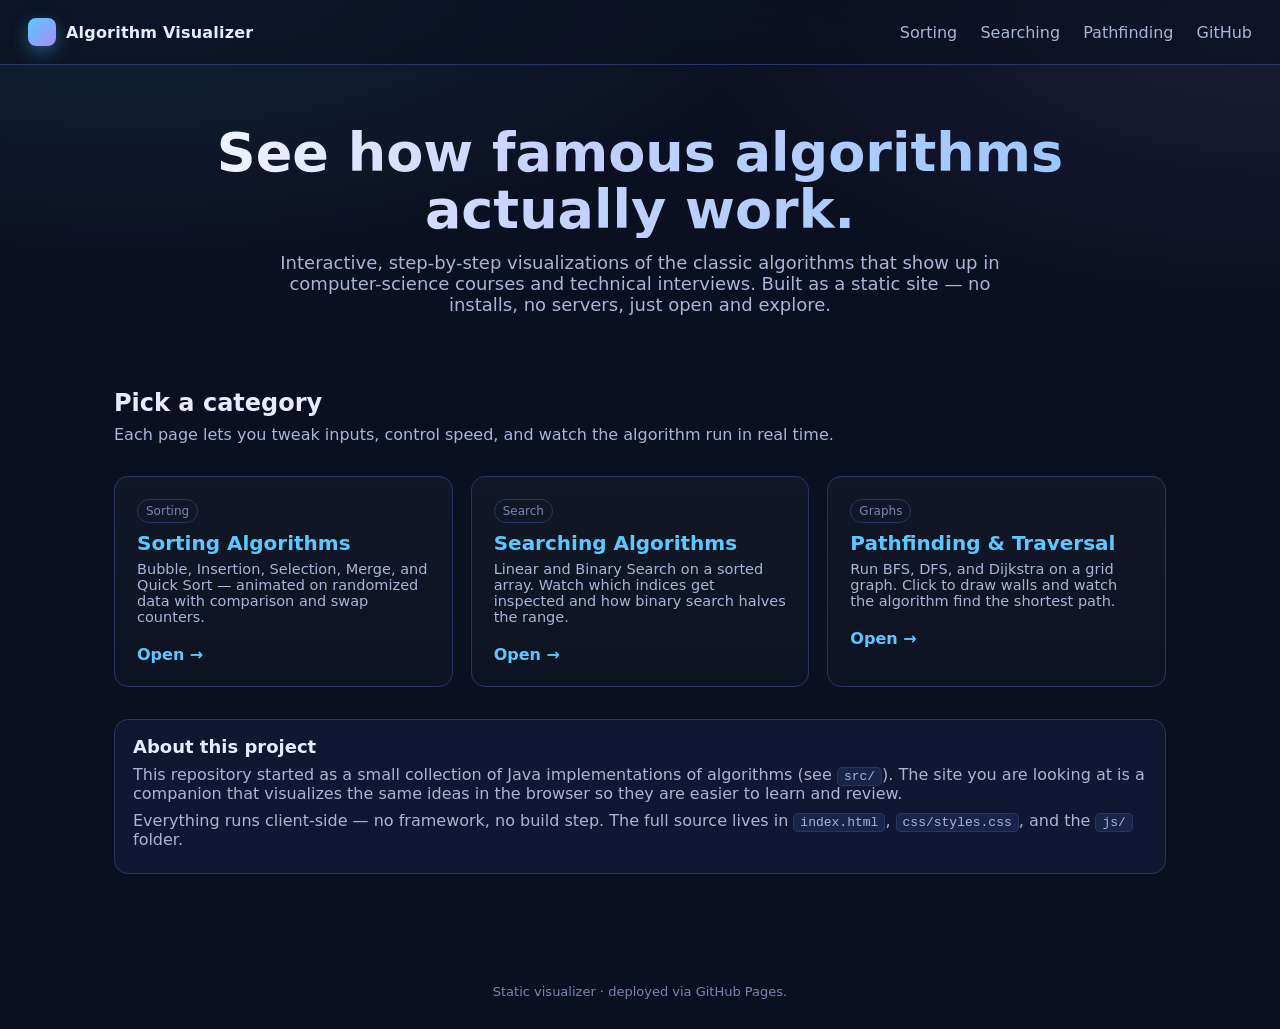
<file: index.html>
<!doctype html>
<html lang="en">
<head>
  <meta charset="utf-8">
  <meta name="viewport" content="width=device-width, initial-scale=1">
  <title>Algorithm Visualizer</title>
  <meta name="description" content="Interactive visualizations of famous algorithms: sorting, searching, graph traversal, and pathfinding.">
  <link rel="stylesheet" href="css/styles.css">
  <link rel="icon" href="data:image/svg+xml;utf8,<svg xmlns='http://www.w3.org/2000/svg' viewBox='0 0 24 24'><rect width='24' height='24' rx='6' fill='%235cc8ff'/><text x='50%25' y='58%25' text-anchor='middle' font-family='Arial' font-size='14' fill='%230b1020' font-weight='800'>A</text></svg>">
</head>
<body>
  <nav class="nav">
    <a class="brand" href="./index.html">
      <span class="logo" aria-hidden="true"></span>
      <span>Algorithm Visualizer</span>
    </a>
    <div class="links">
      <a href="./sorting.html">Sorting</a>
      <a href="./searching.html">Searching</a>
      <a href="./pathfinding.html">Pathfinding</a>
      <a href="https://github.com/shehaaz/algorithms" target="_blank" rel="noopener">GitHub</a>
    </div>
  </nav>

  <header class="hero container">
    <h1>See how famous algorithms actually work.</h1>
    <p>
      Interactive, step-by-step visualizations of the classic algorithms that show up in
      computer-science courses and technical interviews. Built as a static site &mdash; no
      installs, no servers, just open and explore.
    </p>
  </header>

  <main class="container">
    <h2 class="section-title">Pick a category</h2>
    <p class="section-sub">Each page lets you tweak inputs, control speed, and watch the algorithm run in real time.</p>

    <div class="grid">
      <a class="card" href="./sorting.html">
        <span class="badge">Sorting</span>
        <h3>Sorting Algorithms</h3>
        <p>Bubble, Insertion, Selection, Merge, and Quick Sort &mdash; animated on randomized data with comparison and swap counters.</p>
        <span class="cta">Open &rarr;</span>
      </a>

      <a class="card" href="./searching.html">
        <span class="badge">Search</span>
        <h3>Searching Algorithms</h3>
        <p>Linear and Binary Search on a sorted array. Watch which indices get inspected and how binary search halves the range.</p>
        <span class="cta">Open &rarr;</span>
      </a>

      <a class="card" href="./pathfinding.html">
        <span class="badge">Graphs</span>
        <h3>Pathfinding &amp; Traversal</h3>
        <p>Run BFS, DFS, and Dijkstra on a grid graph. Click to draw walls and watch the algorithm find the shortest path.</p>
        <span class="cta">Open &rarr;</span>
      </a>
    </div>

    <section class="info" style="margin-top: 32px;">
      <h3>About this project</h3>
      <p>
        This repository started as a small collection of Java implementations of algorithms
        (see <code>src/</code>). The site you are looking at is a companion that visualizes
        the same ideas in the browser so they are easier to learn and review.
      </p>
      <p>
        Everything runs client-side &mdash; no framework, no build step. The full source lives
        in <code>index.html</code>, <code>css/styles.css</code>, and the <code>js/</code> folder.
      </p>
    </section>
  </main>

  <footer class="footer">
    Static visualizer &middot; deployed via GitHub Pages.
  </footer>

  <script>
    document.querySelectorAll('.card').forEach((c) => {
      c.addEventListener('mousemove', (e) => {
        const r = c.getBoundingClientRect();
        c.style.setProperty('--mx', `${e.clientX - r.left}px`);
        c.style.setProperty('--my', `${e.clientY - r.top}px`);
      });
    });
  </script>
</body>
</html>
</file>
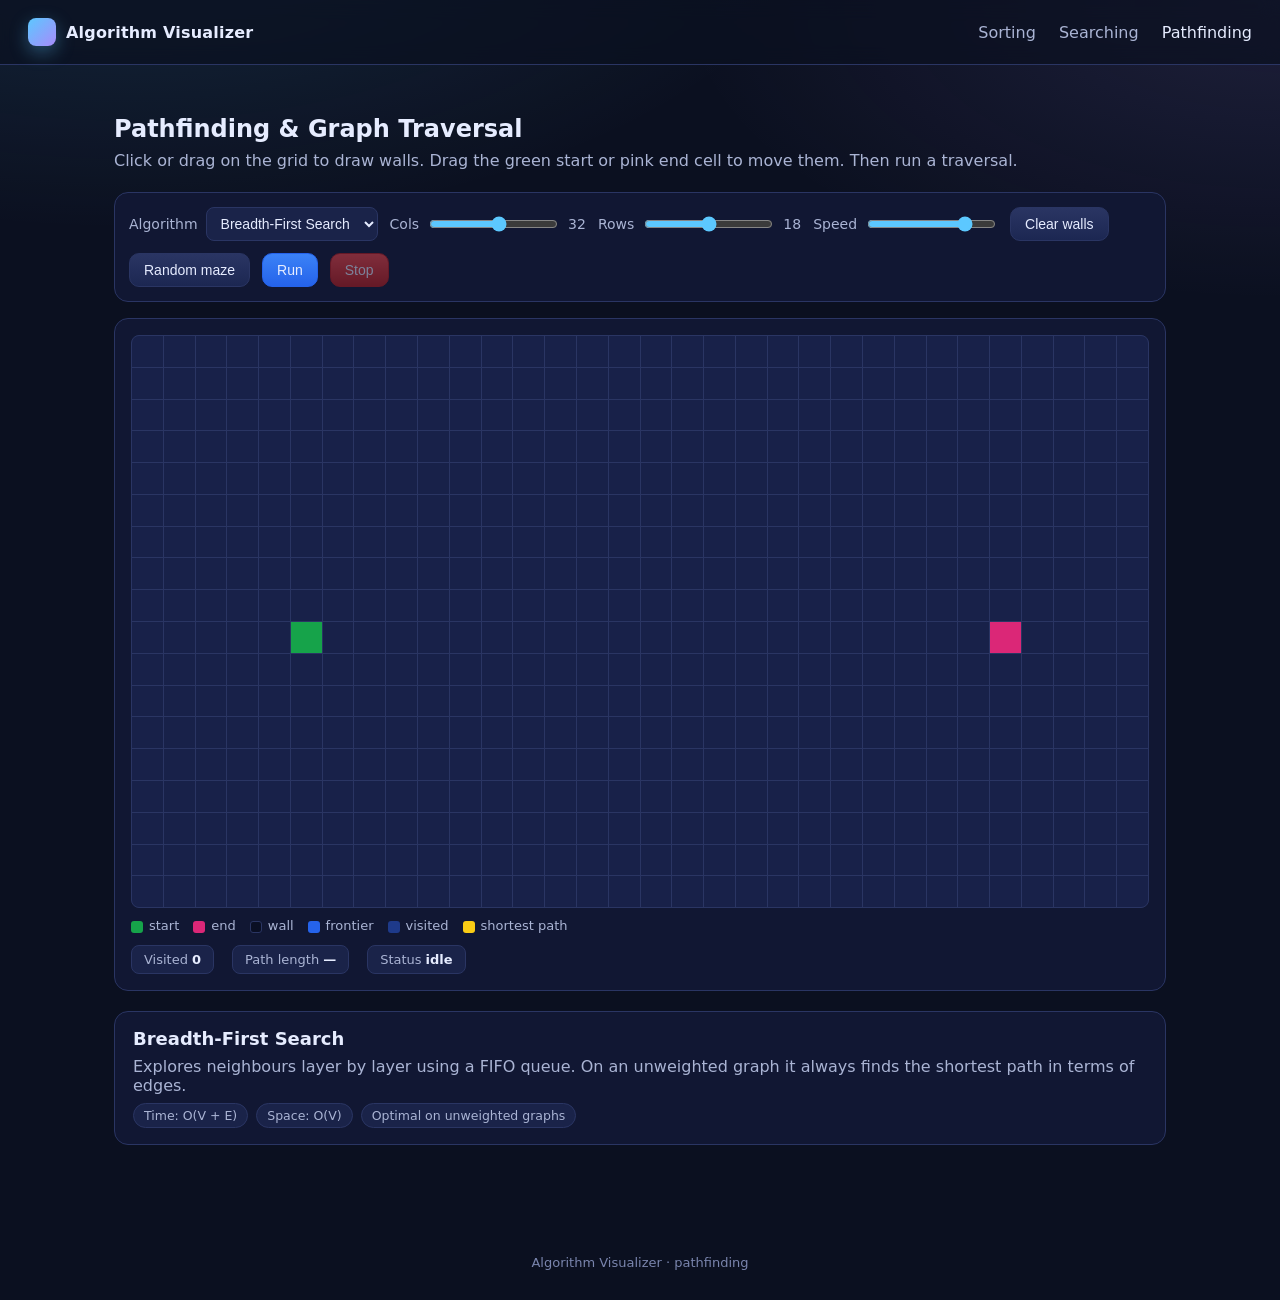
<file: pathfinding.html>
<!doctype html>
<html lang="en">
<head>
  <meta charset="utf-8">
  <meta name="viewport" content="width=device-width, initial-scale=1">
  <title>Pathfinding &middot; Algorithm Visualizer</title>
  <link rel="stylesheet" href="css/styles.css">
</head>
<body>
  <nav class="nav">
    <a class="brand" href="./index.html">
      <span class="logo" aria-hidden="true"></span>
      <span>Algorithm Visualizer</span>
    </a>
    <div class="links">
      <a href="./sorting.html">Sorting</a>
      <a href="./searching.html">Searching</a>
      <a class="active" href="./pathfinding.html">Pathfinding</a>
    </div>
  </nav>

  <main class="container">
    <h1 class="section-title">Pathfinding &amp; Graph Traversal</h1>
    <p class="section-sub">Click or drag on the grid to draw walls. Drag the green start or pink end cell to move them. Then run a traversal.</p>

    <div class="controls">
      <label>
        Algorithm
        <select id="algo">
          <option value="bfs">Breadth-First Search</option>
          <option value="dfs">Depth-First Search</option>
          <option value="dijkstra">Dijkstra</option>
        </select>
      </label>

      <label>
        Cols
        <input id="cols" type="range" min="10" max="50" value="32">
        <span id="colsVal">32</span>
      </label>

      <label>
        Rows
        <input id="rows" type="range" min="6" max="30" value="18">
        <span id="rowsVal">18</span>
      </label>

      <label>
        Speed
        <input id="speed" type="range" min="1" max="100" value="80">
      </label>

      <button class="btn" id="clear">Clear walls</button>
      <button class="btn" id="random">Random maze</button>
      <button class="btn primary" id="run">Run</button>
      <button class="btn danger" id="stop" disabled>Stop</button>
    </div>

    <section class="stage">
      <div id="board" class="grid-board" aria-label="pathfinding grid"></div>
      <div class="legend">
        <span><span class="dot" style="background:#16a34a"></span>start</span>
        <span><span class="dot" style="background:#db2777"></span>end</span>
        <span><span class="dot" style="background:#0a0f24;border:1px solid #2a3563"></span>wall</span>
        <span><span class="dot" style="background:#2563eb"></span>frontier</span>
        <span><span class="dot" style="background:#1e3a8a"></span>visited</span>
        <span><span class="dot" style="background:#facc15"></span>shortest path</span>
      </div>
      <div class="stats">
        <span class="stat">Visited<b id="visited">0</b></span>
        <span class="stat">Path length<b id="path">&mdash;</b></span>
        <span class="stat">Status<b id="status">idle</b></span>
      </div>
    </section>

    <section class="info">
      <h3 id="info-title">Breadth-First Search</h3>
      <p id="info-desc"></p>
      <div class="complexity" id="info-complexity"></div>
    </section>
  </main>

  <footer class="footer">Algorithm Visualizer &middot; pathfinding</footer>

  <script src="js/pathfinding.js"></script>
</body>
</html>
</file>
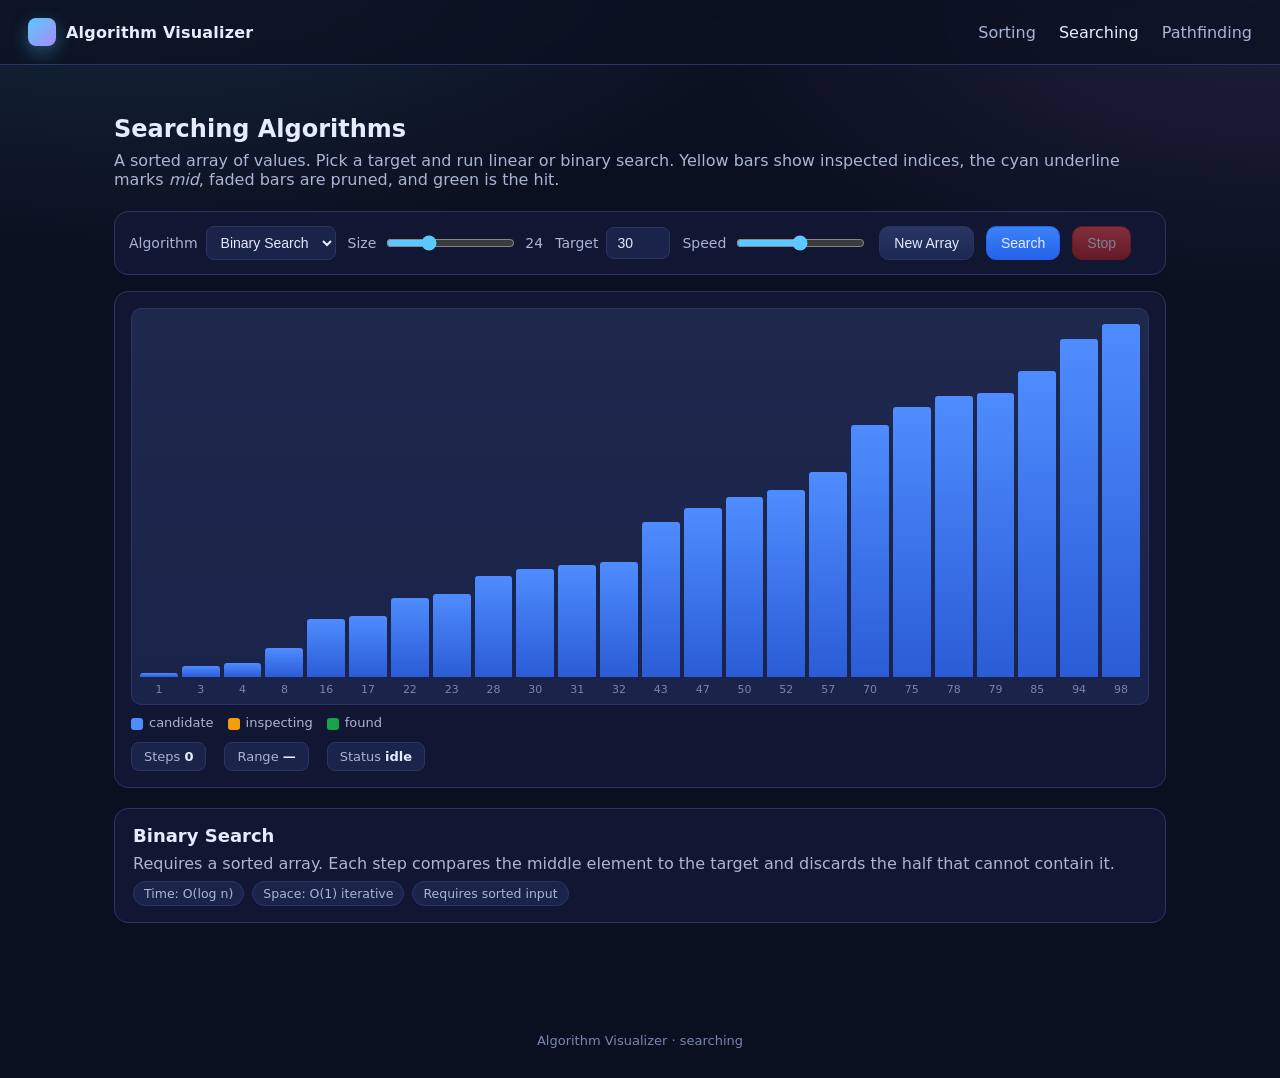
<file: searching.html>
<!doctype html>
<html lang="en">
<head>
  <meta charset="utf-8">
  <meta name="viewport" content="width=device-width, initial-scale=1">
  <title>Searching &middot; Algorithm Visualizer</title>
  <link rel="stylesheet" href="css/styles.css">
</head>
<body>
  <nav class="nav">
    <a class="brand" href="./index.html">
      <span class="logo" aria-hidden="true"></span>
      <span>Algorithm Visualizer</span>
    </a>
    <div class="links">
      <a href="./sorting.html">Sorting</a>
      <a class="active" href="./searching.html">Searching</a>
      <a href="./pathfinding.html">Pathfinding</a>
    </div>
  </nav>

  <main class="container">
    <h1 class="section-title">Searching Algorithms</h1>
    <p class="section-sub">A sorted array of values. Pick a target and run linear or binary search. Yellow bars show inspected indices, the cyan underline marks <i>mid</i>, faded bars are pruned, and green is the hit.</p>

    <div class="controls">
      <label>
        Algorithm
        <select id="algo">
          <option value="linear">Linear Search</option>
          <option value="binary" selected>Binary Search</option>
        </select>
      </label>

      <label>
        Size
        <input id="size" type="range" min="8" max="60" value="24">
        <span id="sizeVal">24</span>
      </label>

      <label>
        Target
        <input id="target" type="number" min="0" max="99" value="">
      </label>

      <label>
        Speed
        <input id="speed" type="range" min="1" max="100" value="50">
      </label>

      <button class="btn" id="shuffle">New Array</button>
      <button class="btn primary" id="run">Search</button>
      <button class="btn danger" id="stop" disabled>Stop</button>
    </div>

    <section class="stage">
      <div class="canvas-wrap">
        <div class="bars search-bars" id="bars"></div>
        <div class="search-labels" id="labels"></div>
      </div>
      <div class="legend">
        <span><span class="dot default"></span>candidate</span>
        <span><span class="dot compare"></span>inspecting</span>
        <span><span class="dot sorted"></span>found</span>
      </div>
      <div class="stats">
        <span class="stat">Steps<b id="steps">0</b></span>
        <span class="stat">Range<b id="range">&mdash;</b></span>
        <span class="stat">Status<b id="status">idle</b></span>
      </div>
    </section>

    <section class="info">
      <h3 id="info-title">Binary Search</h3>
      <p id="info-desc"></p>
      <div class="complexity" id="info-complexity"></div>
    </section>
  </main>

  <footer class="footer">Algorithm Visualizer &middot; searching</footer>

  <script src="js/searching.js"></script>
</body>
</html>
</file>
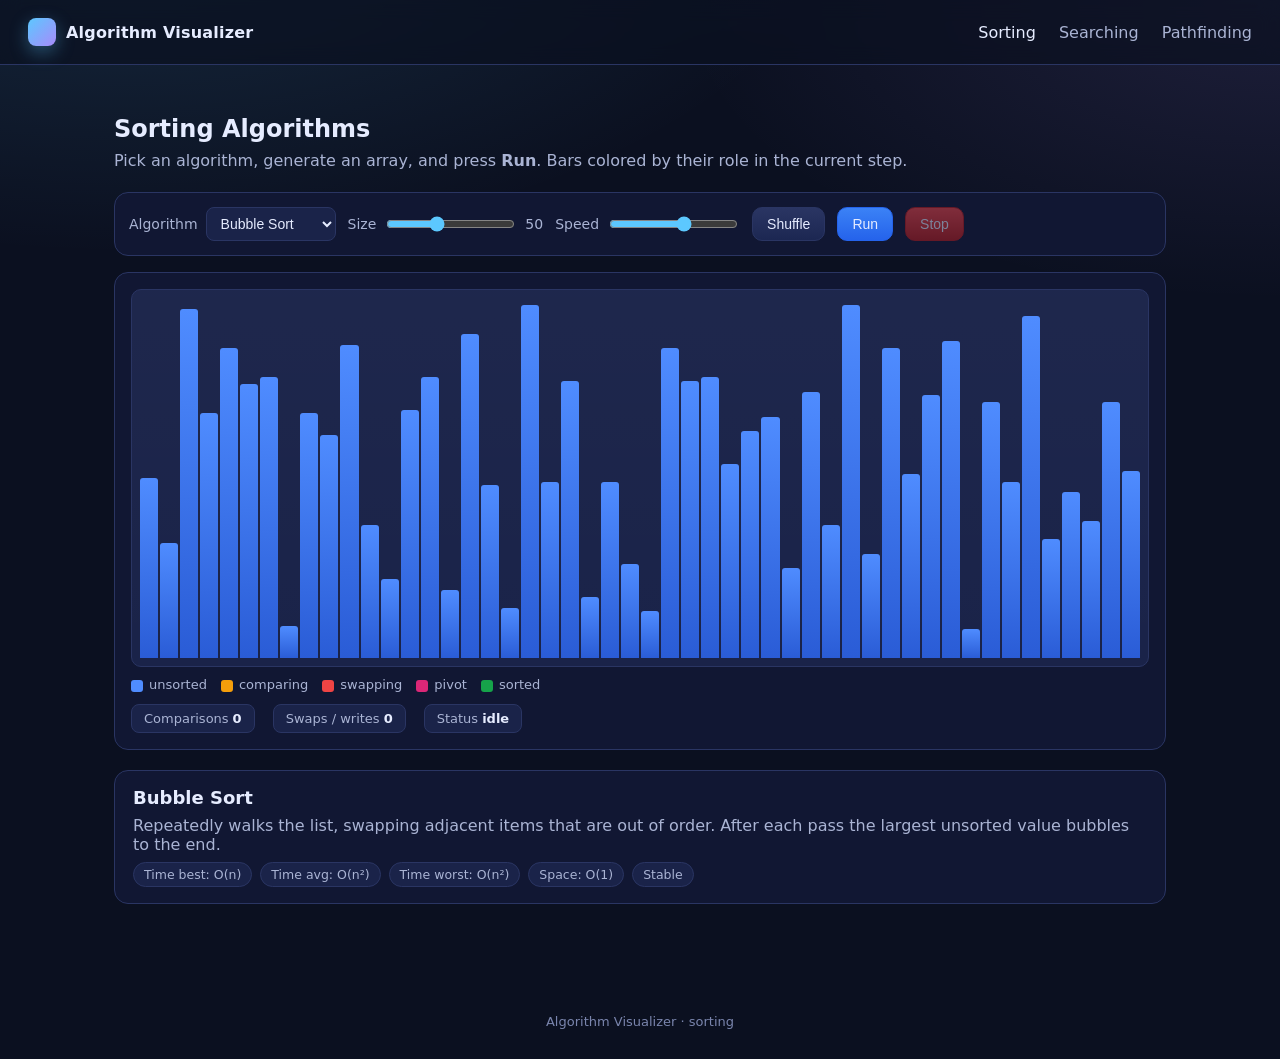
<file: sorting.html>
<!doctype html>
<html lang="en">
<head>
  <meta charset="utf-8">
  <meta name="viewport" content="width=device-width, initial-scale=1">
  <title>Sorting &middot; Algorithm Visualizer</title>
  <link rel="stylesheet" href="css/styles.css">
</head>
<body>
  <nav class="nav">
    <a class="brand" href="./index.html">
      <span class="logo" aria-hidden="true"></span>
      <span>Algorithm Visualizer</span>
    </a>
    <div class="links">
      <a class="active" href="./sorting.html">Sorting</a>
      <a href="./searching.html">Searching</a>
      <a href="./pathfinding.html">Pathfinding</a>
    </div>
  </nav>

  <main class="container">
    <h1 class="section-title">Sorting Algorithms</h1>
    <p class="section-sub">Pick an algorithm, generate an array, and press <b>Run</b>. Bars colored by their role in the current step.</p>

    <div class="controls">
      <label>
        Algorithm
        <select id="algo">
          <option value="bubble">Bubble Sort</option>
          <option value="insertion">Insertion Sort</option>
          <option value="selection">Selection Sort</option>
          <option value="merge">Merge Sort</option>
          <option value="quick">Quick Sort</option>
        </select>
      </label>

      <label>
        Size
        <input id="size" type="range" min="8" max="120" value="50">
        <span id="sizeVal">50</span>
      </label>

      <label>
        Speed
        <input id="speed" type="range" min="1" max="100" value="60">
      </label>

      <button class="btn" id="shuffle">Shuffle</button>
      <button class="btn primary" id="run">Run</button>
      <button class="btn danger" id="stop" disabled>Stop</button>
    </div>

    <section class="stage">
      <div class="canvas-wrap">
        <div class="bars" id="bars"></div>
      </div>
      <div class="legend">
        <span><span class="dot default"></span>unsorted</span>
        <span><span class="dot compare"></span>comparing</span>
        <span><span class="dot swap"></span>swapping</span>
        <span><span class="dot pivot"></span>pivot</span>
        <span><span class="dot sorted"></span>sorted</span>
      </div>
      <div class="stats">
        <span class="stat">Comparisons<b id="cmp">0</b></span>
        <span class="stat">Swaps / writes<b id="swp">0</b></span>
        <span class="stat">Status<b id="status">idle</b></span>
      </div>
    </section>

    <section class="info" id="info">
      <h3 id="info-title">Bubble Sort</h3>
      <p id="info-desc"></p>
      <div class="complexity" id="info-complexity"></div>
    </section>
  </main>

  <footer class="footer">Algorithm Visualizer &middot; sorting</footer>

  <script src="js/sorting.js"></script>
</body>
</html>
</file>
<file: css/styles.css>
:root {
  --bg-0: #0b1020;
  --bg-1: #111733;
  --bg-2: #1a2349;
  --line: #2a3563;
  --fg-0: #e6ecff;
  --fg-1: #aab4d4;
  --fg-2: #7a85ad;
  --accent: #5cc8ff;
  --accent-2: #a78bfa;
  --good: #4ade80;
  --warn: #fbbf24;
  --bad: #f87171;
  --pivot: #f472b6;
  --shadow: 0 10px 30px rgba(0, 0, 0, 0.35);
  --radius: 14px;
}

* {
  box-sizing: border-box;
}

html, body {
  margin: 0;
  padding: 0;
  background:
    radial-gradient(1200px 600px at 10% -10%, rgba(92, 200, 255, 0.15), transparent 60%),
    radial-gradient(1000px 500px at 100% 0%, rgba(167, 139, 250, 0.12), transparent 60%),
    var(--bg-0);
  color: var(--fg-0);
  font-family: "Inter", "Segoe UI", system-ui, -apple-system, Roboto, Arial, sans-serif;
  -webkit-font-smoothing: antialiased;
  text-rendering: optimizeLegibility;
}

a { color: var(--accent); text-decoration: none; }
a:hover { text-decoration: underline; }

.nav {
  display: flex;
  align-items: center;
  justify-content: space-between;
  padding: 18px 28px;
  border-bottom: 1px solid var(--line);
  background: rgba(11, 16, 32, 0.7);
  backdrop-filter: blur(10px);
  position: sticky;
  top: 0;
  z-index: 100;
}

.nav .brand {
  display: flex;
  align-items: center;
  gap: 10px;
  font-weight: 700;
  letter-spacing: 0.2px;
  color: var(--fg-0);
}

.brand .logo {
  width: 28px; height: 28px;
  border-radius: 8px;
  background: linear-gradient(135deg, var(--accent), var(--accent-2));
  box-shadow: 0 6px 18px rgba(92, 200, 255, 0.35);
}

.nav .links a {
  margin-left: 18px;
  color: var(--fg-1);
}

.nav .links a.active,
.nav .links a:hover {
  color: var(--fg-0);
  text-decoration: none;
}

.container {
  max-width: 1100px;
  margin: 0 auto;
  padding: 32px 24px 80px;
}

.hero {
  text-align: center;
  padding: 60px 16px 24px;
}

.hero h1 {
  font-size: clamp(34px, 5vw, 54px);
  line-height: 1.05;
  margin: 0 0 14px;
  background: linear-gradient(90deg, #fff, #c7d2fe 40%, #93c5fd);
  -webkit-background-clip: text;
  background-clip: text;
  color: transparent;
}

.hero p {
  color: var(--fg-1);
  max-width: 720px;
  margin: 0 auto;
  font-size: 18px;
}

.grid {
  display: grid;
  grid-template-columns: repeat(auto-fit, minmax(280px, 1fr));
  gap: 18px;
  margin-top: 32px;
}

.card {
  position: relative;
  background: linear-gradient(180deg, rgba(255,255,255,0.03), rgba(255,255,255,0.01));
  border: 1px solid var(--line);
  border-radius: var(--radius);
  padding: 22px;
  transition: transform 0.15s ease, border-color 0.15s ease, box-shadow 0.15s ease;
  overflow: hidden;
}

.card:hover {
  transform: translateY(-2px);
  border-color: #3a4a8a;
  box-shadow: var(--shadow);
}

.card h3 {
  margin: 8px 0 6px;
  font-size: 20px;
}

.card p {
  margin: 0 0 14px;
  color: var(--fg-1);
  font-size: 14.5px;
}

.card .badge {
  display: inline-block;
  font-size: 12px;
  color: var(--fg-2);
  padding: 4px 8px;
  border: 1px solid var(--line);
  border-radius: 999px;
  margin-right: 6px;
}

.card .cta {
  display: inline-flex;
  align-items: center;
  gap: 6px;
  margin-top: 6px;
  color: var(--accent);
  font-weight: 600;
}

.card::after {
  content: "";
  position: absolute;
  inset: -2px;
  background: radial-gradient(400px 120px at var(--mx, 50%) var(--my, 0%), rgba(92, 200, 255, 0.10), transparent 60%);
  pointer-events: none;
  opacity: 0;
  transition: opacity 0.2s ease;
}
.card:hover::after { opacity: 1; }

.section-title {
  font-size: 24px;
  margin: 18px 0 8px;
}

.section-sub {
  color: var(--fg-1);
  margin: 0 0 22px;
}

.controls {
  display: flex;
  flex-wrap: wrap;
  gap: 12px;
  align-items: center;
  margin: 18px 0 16px;
  padding: 14px;
  background: var(--bg-1);
  border: 1px solid var(--line);
  border-radius: var(--radius);
}

.controls label {
  display: inline-flex;
  align-items: center;
  gap: 8px;
  font-size: 14px;
  color: var(--fg-1);
}

.controls select,
.controls input[type="number"],
.controls input[type="text"] {
  background: var(--bg-2);
  color: var(--fg-0);
  border: 1px solid var(--line);
  border-radius: 8px;
  padding: 7px 10px;
  font-size: 14px;
  outline: none;
}

.controls input[type="range"] {
  accent-color: var(--accent);
}

.btn {
  background: linear-gradient(180deg, #2a3563, #1c2752);
  color: var(--fg-0);
  border: 1px solid var(--line);
  padding: 8px 14px;
  border-radius: 10px;
  font-size: 14px;
  cursor: pointer;
  transition: transform 0.08s ease, border-color 0.15s ease;
}

.btn:hover { border-color: #4a5ba8; }
.btn:active { transform: translateY(1px); }

.btn.primary {
  background: linear-gradient(180deg, #3b82f6, #2563eb);
  border-color: #2563eb;
}

.btn.danger {
  background: linear-gradient(180deg, #ef4444, #b91c1c);
  border-color: #b91c1c;
}

.btn:disabled {
  opacity: 0.5;
  cursor: not-allowed;
}

.stage {
  background: var(--bg-1);
  border: 1px solid var(--line);
  border-radius: var(--radius);
  padding: 16px;
}

.canvas-wrap {
  position: relative;
  background:
    linear-gradient(rgba(255,255,255,0.02), rgba(255,255,255,0)),
    var(--bg-2);
  border-radius: 10px;
  padding: 8px;
  border: 1px solid var(--line);
}

.bars {
  display: flex;
  align-items: flex-end;
  gap: 2px;
  height: 360px;
  width: 100%;
}

.bar {
  flex: 1;
  background: linear-gradient(180deg, #4f8cff, #2a5cd6);
  border-top-left-radius: 3px;
  border-top-right-radius: 3px;
  transition: height 0.08s ease, background 0.08s ease, transform 0.08s ease;
  min-width: 2px;
}

.bar.compare { background: linear-gradient(180deg, #fde68a, #f59e0b); }
.bar.swap { background: linear-gradient(180deg, #fca5a5, #ef4444); }
.bar.sorted { background: linear-gradient(180deg, #86efac, #16a34a); }
.bar.pivot { background: linear-gradient(180deg, #f9a8d4, #db2777); }
.bar.range { box-shadow: inset 0 -3px 0 #a78bfa; }

.legend {
  display: flex;
  flex-wrap: wrap;
  gap: 14px;
  margin-top: 10px;
  font-size: 13px;
  color: var(--fg-1);
}

.legend .dot {
  display: inline-block;
  width: 12px; height: 12px; border-radius: 3px; margin-right: 6px; vertical-align: middle;
}
.dot.default { background: #4f8cff; }
.dot.compare { background: #f59e0b; }
.dot.swap { background: #ef4444; }
.dot.sorted { background: #16a34a; }
.dot.pivot { background: #db2777; }

.stats {
  display: flex;
  flex-wrap: wrap;
  gap: 18px;
  margin-top: 12px;
  font-size: 13px;
  color: var(--fg-1);
}

.stat {
  background: var(--bg-2);
  padding: 6px 12px;
  border-radius: 8px;
  border: 1px solid var(--line);
}

.stat b { color: var(--fg-0); margin-left: 4px; }

.info {
  margin-top: 20px;
  padding: 16px 18px;
  background: var(--bg-1);
  border: 1px solid var(--line);
  border-radius: var(--radius);
}

.info h3 { margin: 0 0 8px; font-size: 18px; }
.info p { margin: 0 0 8px; color: var(--fg-1); }
.info code {
  background: var(--bg-2);
  padding: 1px 6px;
  border-radius: 5px;
  border: 1px solid var(--line);
  font-size: 13px;
}

.complexity {
  display: flex;
  flex-wrap: wrap;
  gap: 8px;
  margin-top: 8px;
}

.complexity span {
  background: var(--bg-2);
  padding: 4px 10px;
  border-radius: 999px;
  border: 1px solid var(--line);
  font-size: 12.5px;
  color: var(--fg-1);
}

/* Search bar visualization */
.search-bars { gap: 4px; }

.search-bars .bar.checked { background: linear-gradient(180deg, #fde68a, #f59e0b); }
.search-bars .bar.found { background: linear-gradient(180deg, #86efac, #16a34a); box-shadow: 0 0 0 2px rgba(74, 222, 128, 0.4); }
.search-bars .bar.cut { opacity: 0.35; }
.search-bars .bar.mid { box-shadow: inset 0 -4px 0 var(--accent); }

.search-labels {
  display: flex;
  gap: 4px;
  margin-top: 6px;
  font-size: 11px;
  color: var(--fg-2);
  font-variant-numeric: tabular-nums;
}
.search-labels span { flex: 1; text-align: center; }

/* Grid (pathfinding) */
.grid-board {
  display: grid;
  gap: 1px;
  background: var(--line);
  border: 1px solid var(--line);
  border-radius: 8px;
  overflow: hidden;
  user-select: none;
}

.cell {
  background: #182149;
  aspect-ratio: 1;
  transition: background 0.06s linear;
  cursor: pointer;
}

.cell.wall { background: #0a0f24; }
.cell.start { background: #16a34a; }
.cell.end { background: #db2777; }
.cell.visited { background: #1e3a8a; }
.cell.frontier { background: #2563eb; }
.cell.path { background: #facc15; }

.footer {
  text-align: center;
  padding: 30px 16px;
  color: var(--fg-2);
  font-size: 13px;
}

@media (max-width: 640px) {
  .nav { padding: 14px 16px; }
  .nav .links a { margin-left: 12px; font-size: 14px; }
  .bars { height: 260px; }
}
</file>
